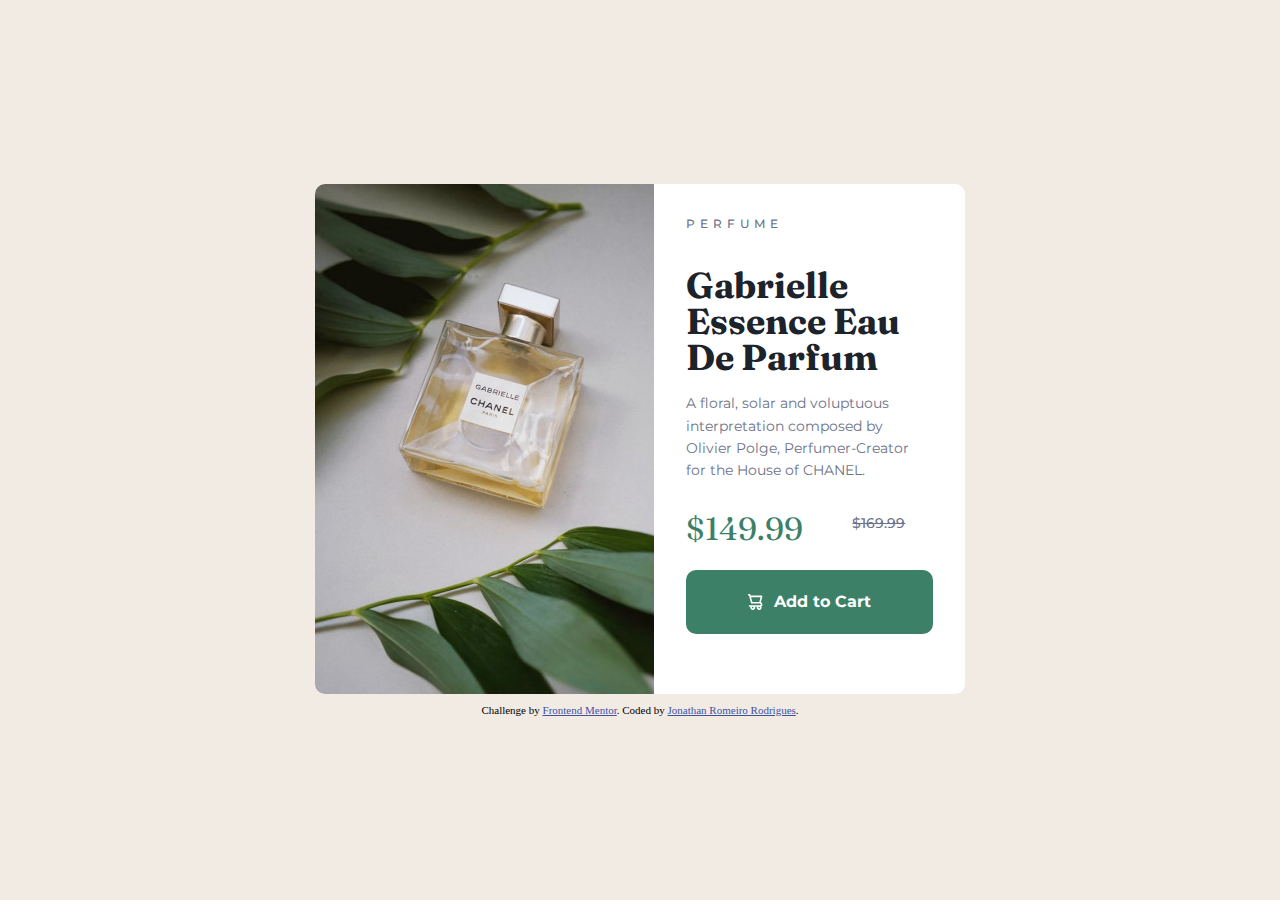
<file: FrontEndMentor/Challenges/product-preview-card-component-main/index.html>
<!DOCTYPE html>
<html lang="en">
  <head>
    <meta charset="UTF-8" />
    <meta name="viewport" content="width=device-width, initial-scale=1.0" />
    <link
      rel="icon"
      type="image/png"
      sizes="32x32"
      href="./images/favicon-32x32.png"
    />
    <title>Frontend Mentor | Product preview card component</title>
    <link rel="stylesheet" href="css/style.css" />
  </head>
  <body>
    <main>
      <section class="image">
        <picture>
          <source
            srcset="images/image-product-mobile.jpg"
            media="(max-width:505px)"
          />
          <img src="images/image-product-desktop.jpg" alt="product image" />
        </picture>
      </section>
      <section class="content">
        <h4>PERFUME</h4>
        <h1>Gabrielle Essence Eau De Parfum</h1>
        <p>
          A floral, solar and voluptuous interpretation composed by Olivier
          Polge, Perfumer-Creator for the House of CHANEL.
        </p>
        <p class="price">$149.99 <span>$169.99</span></p>
        <div class="cart-button">
          <img src="images/icon-cart.svg" alt="cart-icon" />
          <a href="#">Add to Cart</a>
        </div>
      </section>
    </main>
    <div class="attribution">
      Challenge by
      <a href="https://www.frontendmentor.io?ref=challenge" target="_blank"
        >Frontend Mentor</a
      >. Coded by <a href="#">Jonathan Romeiro Rodrigues</a>.
    </div>
  </body>
</html>
</file>
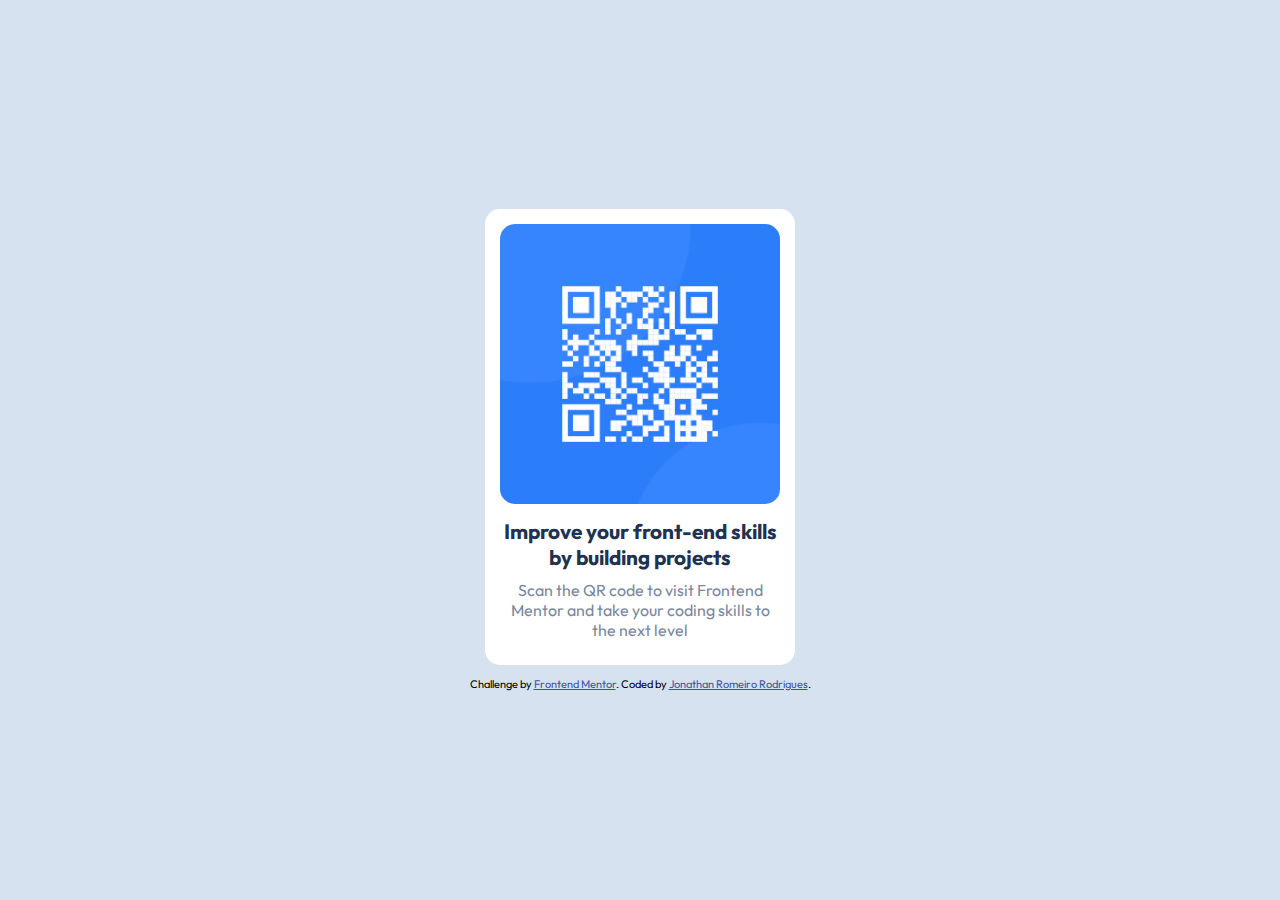
<file: FrontEndMentor/Challenges/qr-code-component-main/index.html>
<!DOCTYPE html>
<html lang="en">
  <head>
    <meta charset="UTF-8" />
    <meta name="viewport" content="width=device-width, initial-scale=1.0" />
    <!-- displays site properly based on user's device -->

    <link
      rel="icon"
      type="image/png"
      sizes="32x32"
      href="./images/favicon-32x32.png"
    />
    <title>Frontend Mentor | QR code component</title>
    <link rel="stylesheet" href="css/style.css" />
  </head>
  <body>
    <section>
      <div class="image">
        <img src="images/image-qr-code.png" />
      </div>
      <div class="text">
        <h3>Improve your front-end skills by building projects</h3>
        <p>
          Scan the QR code to visit Frontend Mentor and take your coding skills
          to the next level
        </p>
      </div>
    </section>
    <footer>
      <div class="attribution">
        Challenge by
        <a href="https://www.frontendmentor.io?ref=challenge" target="_blank"
          >Frontend Mentor</a
        >. Coded by <a href="#">Jonathan Romeiro Rodrigues</a>.
      </div>
    </footer>
  </body>
</html>
</file>
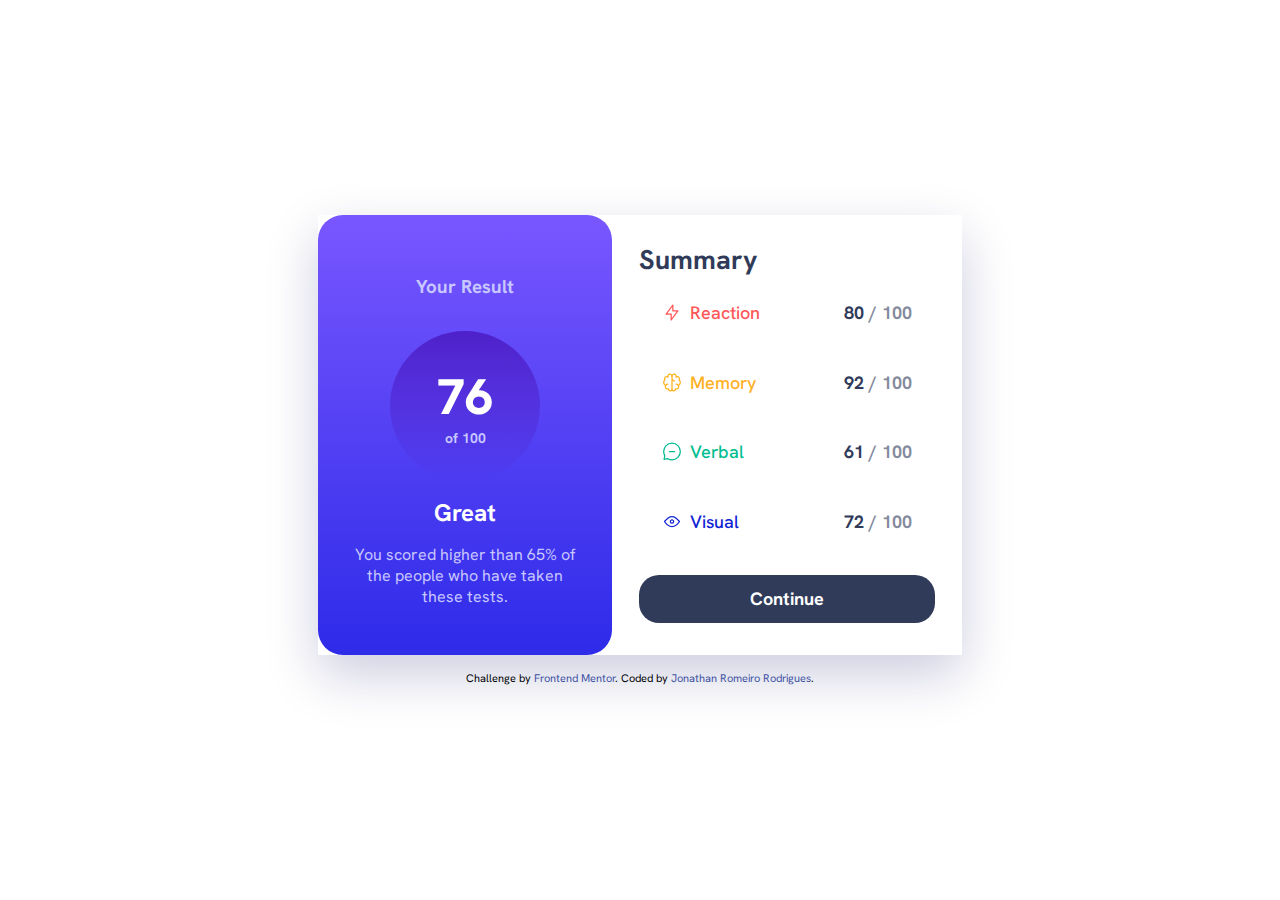
<file: FrontEndMentor/Challenges/results-summary-component-main/index.html>
<!DOCTYPE html>
<html lang="en">
  <head>
    <meta charset="UTF-8" />
    <meta name="viewport" content="width=device-width, initial-scale=1.0" />
    <link
      rel="icon"
      type="image/png"
      sizes="32x32"
      href="./assets/images/favicon-32x32.png"
    />
    <link rel="stylesheet" href="css/style.css" />
    <title>Frontend Mentor | Results summary component</title>
  </head>
  <body>
    <main>
      <section class="card">
        <div class="result-title">
          <h3>Your Result</h3>
        </div>
        <div class="circle">
          <p>
            <span>76</span>
            <br />
            of 100
          </p>
        </div>
        <div class="result-text">
          <h2>Great</h2>
          <p>
            You scored higher than 65% of the people who have taken these tests.
          </p>
        </div>
      </section>
      <section class="summary">
        <div><h2>Summary</h2></div>
        <div class="categories">
          <div class="reaction">
            <div class="unique-category">
              <img src="assets/images/icon-reaction.svg" alt="lightning" />
              <p>Reaction</p>
            </div>
            <div class="note">
              <p>80 <span>/ 100</span></p>
            </div>
          </div>
          <div class="memory">
            <div class="unique-category">
              <img src="assets/images/icon-memory.svg" alt="brain" />
              <p>Memory</p>
            </div>
            <div>
              <div class="note">
                <p>92 <span>/ 100</span></p>
              </div>
            </div>
          </div>
          <div class="verbal">
            <div class="unique-category">
              <img src="assets/images/icon-verbal.svg" alt="speech ballon" />
              <p>Verbal</p>
            </div>
            <div>
              <div class="note">
                <p>61 <span>/ 100</span></p>
              </div>
            </div>
          </div>
          <div class="visual">
            <div class="unique-category">
              <img src="assets/images/icon-visual.svg" alt="eye" />
              <p>Visual</p>
            </div>
            <div>
              <div class="note">
                <p>72 <span>/ 100</span></p>
              </div>
            </div>
          </div>
        </div>
        <div class="continue-button"><a href="#">Continue</a></div>
      </section>
    </main>
    <div class="attribution">
      Challenge by
      <a href="https://www.frontendmentor.io?ref=challenge" target="_blank"
        >Frontend Mentor</a
      >. Coded by <a href="#">Jonathan Romeiro Rodrigues</a>.
    </div>
  </body>
</html>
</file>
<file: FrontEndMentor/Challenges/product-preview-card-component-main/css/style.css>
@import url("https://fonts.googleapis.com/css2?family=Fraunces:opsz,wght@9..144,700&family=Montserrat:wght@500;700&display=swap");

* {
  margin: 0;
  padding: 0;
  box-sizing: border-box;
}
html,
body {
  height: 100%;
}

body {
  display: flex;
  justify-content: center;
  align-items: center;
  flex-wrap: wrap;
  flex-direction: column;
  gap: 10px;

  background-color: hsl(30, 38%, 92%);
}

main {
  width: 650px;
  display: flex;
  flex-wrap: nowrap;
  flex-direction: row;
  background-color: white;
  border-radius: 10px;
}

section.image img {
  display: block;
  width: 100%;
  height: auto;
  border-radius: 10px 0px 0px 10px;
}

section.content {
  width: 500px;
  padding: 2em;
}

section.content h4 {
  font-family: "Montserrat", sans-serif;
  font-size: 12px;
  font-weight: 500;

  letter-spacing: 0.4em;

  color: hsl(228, 12%, 48%);
}

section.content h1 {
  margin-top: 1em;

  font-family: "Fraunces", serif;
  font-size: 36px;
  line-height: 1em;

  color: hsl(212, 21%, 14%);
}

section.content p {
  margin-top: 1.2em;

  font-family: "Montserrat", sans-serif;
  font-size: 14px;
  line-height: 1.6em;

  color: hsl(228, 12%, 48%);
}

section.content p.price {
  margin-top: 0.5em;
  font-family: "Fraunces", serif;
  font-size: 32px;

  color: hsl(158, 36%, 37%);
}

section.content p.price span {
  margin-left: 3em;

  font-family: "Montserrat", sans-serif;
  font-size: 14px;
  font-weight: 500;
  vertical-align: super;

  color: hsl(228, 12%, 48%);
  text-decoration: line-through;
}

div.cart-button {
  margin-top: 1em;
  display: flex;
  justify-content: center;
  align-items: center;
  width: 100%;
  background-color: hsl(158, 36%, 37%);
  height: 64px;
  border-radius: 10px;
}

div.cart-button a {
  margin-left: 0.7em;
  font-family: "Montserrat", sans-serif;
  font-weight: 700;
  text-decoration: none;
  color: white;
}

/* Footer */

.attribution {
  font-size: 11px;
  text-align: center;
}
.attribution a {
  color: hsl(228, 45%, 44%);
}

@media screen and (max-width: 505px) {
  body {
    display: block;
  }

  section.content {
    width: 100%;
    flex-direction: column;
  }

  section.image {
    width: 100%;
  }

  section.image img {
    border-radius: 10px 10px 0px 0px;
  }
  main {
    max-width: 400px;
    margin: 10px auto;
    flex-direction: column;
    border-radius: 10px;
  }
}
</file>
<file: FrontEndMentor/Challenges/qr-code-component-main/css/style.css>
@import url("https://fonts.googleapis.com/css2?family=Inter&family=Outfit:wght@400;700&display=swap");

* {
  margin: 0;
  padding: 0;
  box-sizing: border-box;
  font-family: "Outfit", sans-serif;
}

html,
body {
  height: 100%;
}

body {
  width: 100%;
  display: inline-flex;
  justify-content: center;
  align-items: center;
  flex-direction: column;
  flex-wrap: nowrap;

  background-color: hsl(212, 45%, 89%);
}

section {
  width: clamp(50px, 100%, 310px);
  background-color: white;
  padding: 15px;
  border-radius: 15px;
}

div.image {
  border-radius: inherit;
}

img {
  width: 100%;
  max-width: 310px;
  border-radius: inherit;
}

div.text {
  text-align: center;
  margin: 10px 0;
}

h3 {
  color: hsl(218, 44%, 22%);
  font-size: clamp(0.8rem, 10vw, 1.3rem);
}

p {
  color: hsl(220, 15%, 55%);
  margin: 10px 0;
  font-size: clamp(0.8rem, 5vw, 1rem);
}

/* Footer */

.attribution {
  font-size: 11px;
  text-align: center;
  margin-top: 12px;
}
.attribution a {
  color: hsl(228, 45%, 44%);
}
</file>
<file: FrontEndMentor/Challenges/results-summary-component-main/css/style.css>
@import url("https://fonts.googleapis.com/css2?family=Hanken+Grotesk:wght@500;700;800&display=swap");

* {
  margin: 0;
  padding: 0;
  text-decoration: none;
  box-sizing: border-box;
  font-family: "Hanken Grotesk", sans-serif;
}

html,
body {
  height: 100%;
}

body {
  display: flex;
  justify-content: center;
  align-items: center;
  flex-direction: column;
  gap: 1em;
}

main {
  display: flex;
  justify-content: inherit;
  align-items: inherit;
  flex-direction: row;
  flex-wrap: nowrap;

  box-shadow: 0px 20px 50px rgba(0, 0, 100, 0.2);
}

section.card {
  width: 100%;

  background: linear-gradient(
    180deg,
    hsla(252, 100%, 67%),
    hsla(241, 81%, 54%) 100%
  );

  text-align: center;

  padding: 2em;
  border-radius: 25px;
}

section.card div.result-title h3 {
  margin-top: 1.4em;
  font-weight: 700;
  color: hsl(241, 100%, 89%);
}

section.card div.circle {
  display: flex;
  flex-direction: column;
  justify-content: center;
  align-items: center;
  flex-wrap: nowrap;

  width: 150px;
  height: 150px;

  margin: 2em auto 0;
  border-radius: 50%;

  background: linear-gradient(
    180deg,
    hsla(256, 72%, 46%, 1),
    hsla(241, 72%, 46%, 0)
  );
}

section.card div.circle p {
  font-size: 14px;
  font-weight: 700;
  color: hsl(241, 100%, 89%);
}

section.card div.circle p span {
  font-size: 50px;
  font-weight: 800;
  color: white;
}

section.card div.result-text {
  margin: 1em 0;
}

section.card div.result-text h2 {
  color: white;
  font-weight: 700;
}

section.card div.result-text p {
  display: block;
  width: 230px;

  margin: 1em auto 0;

  font-size: 16px;
  color: hsl(241, 100%, 89%);
}

section.summary {
  display: flex;
  flex-direction: column;
  height: 100%;

  padding: 1.5em;

  color: hsl(224, 30%, 27%);
  font-size: 18px;
}

section.summary div.categories {
  padding: 1em;
}

section.summary div.unique-category {
  display: flex;
}

section.summary div.categories > div {
  display: flex;
  flex-wrap: nowrap;
  justify-content: space-between;
  font-weight: 500;
  width: 260px;
  padding: 0.3em 0.3em;

  border-radius: 10px;
}

section.summary div.categories > div:nth-last-child(-n + 3) {
  margin-top: 2em;
}

section.summary div.categories div.reaction {
  color: hsla(0, 100%, 67%, 1);
  transition: 0.6s;
}

section.summary div.categories div.memory {
  color: hsl(39, 100%, 56%);
  transition: 0.6s;
}

section.summary div.categories div.verbal {
  color: hsl(166, 100%, 37%);
  transition: 0.6s;
}

section.summary div.categories div.visual {
  color: hsl(234, 85%, 45%);
  transition: 0.6s;
}

section.summary div.categories div.reaction:hover {
  background-color: hsla(0, 100%, 67%, 0.1);
}

section.summary div.categories div.memory:hover {
  background-color: hsla(39, 100%, 56%, 0.1);
}

section.summary div.categories div.verbal:hover {
  background-color: hsla(166, 100%, 37%, 0.1);
}

section.summary div.categories div.visual:hover {
  background-color: hsla(234, 85%, 45%, 0.1);
}

div.unique-category img {
  margin-right: 0.4em;
}

div.note {
  color: hsl(224, 30%, 27%);
  font-weight: 700;
}

div.note span {
  color: hsla(224, 30%, 27%, 0.6);
}

div.continue-button {
  background-color: hsl(224, 30%, 27%);
  text-align: center;
  padding: 0.7em 0;
  border-radius: 20px;

  margin-top: 1em;
}

div.continue-button a {
  display: block;
  font-weight: 700;
  color: white;
}

div.continue-button a:visited {
  color: white;
}

/* Footer */

.attribution {
  font-size: 11px;
  text-align: center;
}
.attribution a {
  color: hsl(228, 45%, 44%);
}

@media only screen and (max-width: 375px) {
  body {
    justify-content: flex-start;
    margin-top: 1em;
  }

  main {
    flex-direction: column;
  }
}
</file>
